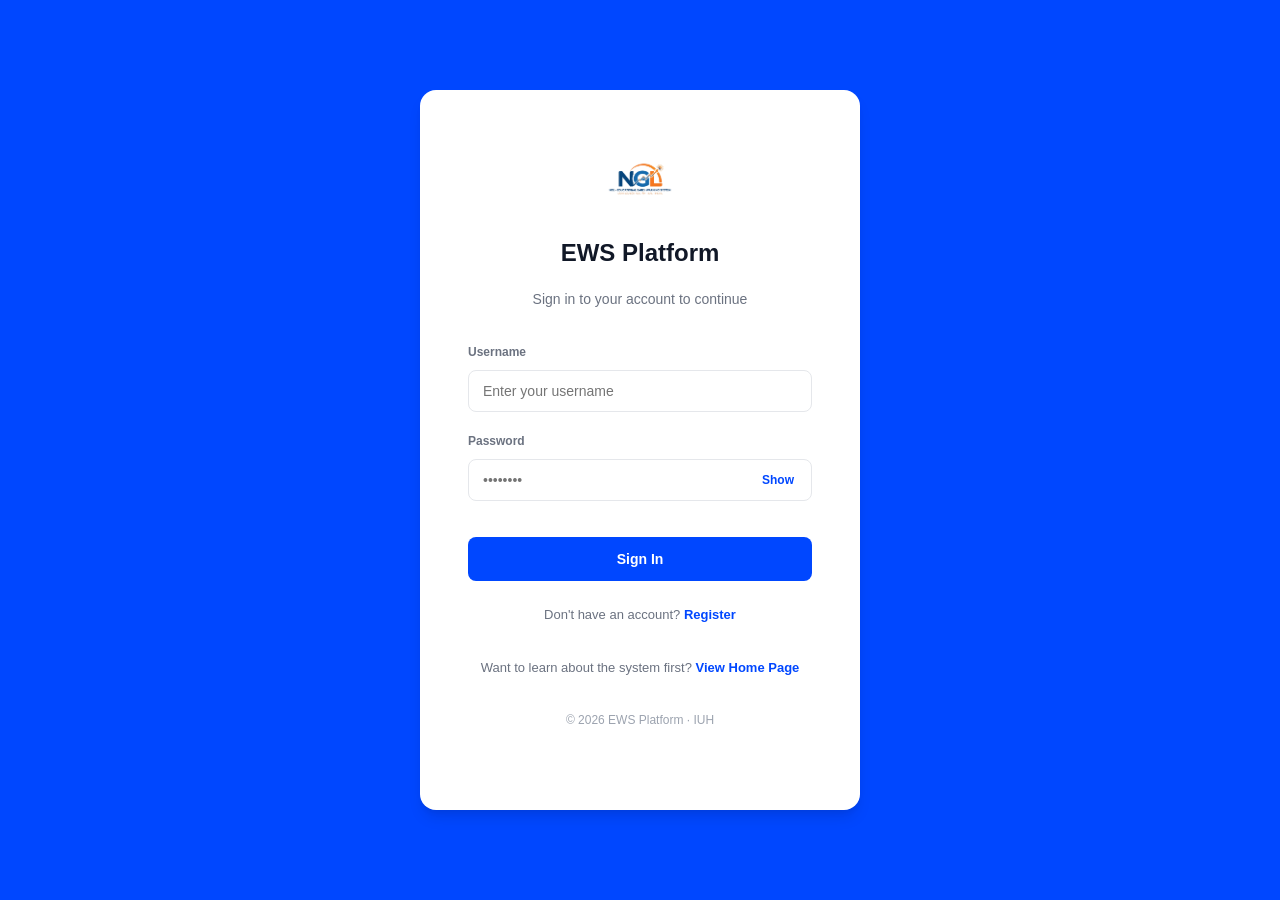
<file: frontend/index.html>
<!DOCTYPE html>
<html lang="en">
<head>
  <meta charset="UTF-8"/>
  <meta name="viewport" content="width=device-width, initial-scale=1.0"/>
  <title>Login — EWS Platform</title>
  <link rel="icon" type="image/png" href="img/logo.png"/>
  <link rel="stylesheet" href="css/style.css"/>
</head>
<body>

<div class="login-page">
  <div class="login-card">
    <div class="auth-brand">
      <img src="img/logo.png" alt="EWS Platform logo" class="auth-brand-logo"/>
      <h1>EWS Platform</h1>
    </div>
    <p>Sign in to your account to continue</p>

    <form id="loginForm">
      <div class="form-group">
        <label class="form-label">Username</label>
        <input id="username" type="text" class="form-control" placeholder="Enter your username" required/>
      </div>

      <div class="form-group">
        <label class="form-label">Password</label>
        <div class="password-field">
          <input id="password" type="password" class="form-control password-input" placeholder="••••••••" required/>
          <button type="button" class="password-toggle" data-target="password">Show</button>
        </div>
      </div>

      <div id="loginError" class="login-error"></div>

      <button type="submit" class="btn btn-primary" id="loginBtn" style="width:100%; padding:14px; margin-top:16px;">Sign In</button>
    </form>

    <p style="text-align:center; font-size:13px; color:var(--text-secondary); margin-top:24px;">
      Don't have an account? <a href="register.html" style="font-weight:700">Register</a>
    </p>
    <p style="text-align:center; font-size:13px; color:var(--text-secondary); margin-top:10px;">
      Want to learn about the system first? <a href="home.html" style="font-weight:700">View Home Page</a>
    </p>

    <p style="text-align:center; font-size:12px; color:var(--text-muted); margin-top:16px;">
      © 2026 EWS Platform · IUH
    </p>
  </div>
</div>

<script src="js/api.js"></script>
<script>
  document.querySelectorAll('.password-toggle').forEach((btn) => {
    btn.addEventListener('click', () => {
      const input = document.getElementById(btn.dataset.target);
      const isHidden = input.type === 'password';
      input.type = isHidden ? 'text' : 'password';
      btn.textContent = isHidden ? 'Hide' : 'Show';
    });
  });

  if (api.isLoggedIn()) redirectByRole(api.getUser());

  function redirectByRole(user) {
    if (!user) return;
    const map = { admin: 'admin.html', teacher: 'teacher.html', student: 'student.html' };
    window.location.href = map[user.vai_tro] || 'admin.html';
  }

  document.getElementById('loginForm').addEventListener('submit', async (e) => {
    e.preventDefault();
    const btn = document.getElementById('loginBtn');
    const errBox = document.getElementById('loginError');

    const username = document.getElementById('username').value.trim();
    const password = document.getElementById('password').value;

    btn.disabled = true;
    btn.textContent = 'Signing in...';
    errBox.style.display = 'none';

    const result = await api.login(username, password);

    if (result.ok) {
      btn.textContent = 'Success!';
      setTimeout(() => redirectByRole(result.user), 400);
    } else {
      errBox.textContent = 'Error: ' + result.msg;
      errBox.style.display = 'block';
      btn.disabled = false;
      btn.textContent = 'Sign In';
    }
  });
</script>
</body>
</html>
</file>
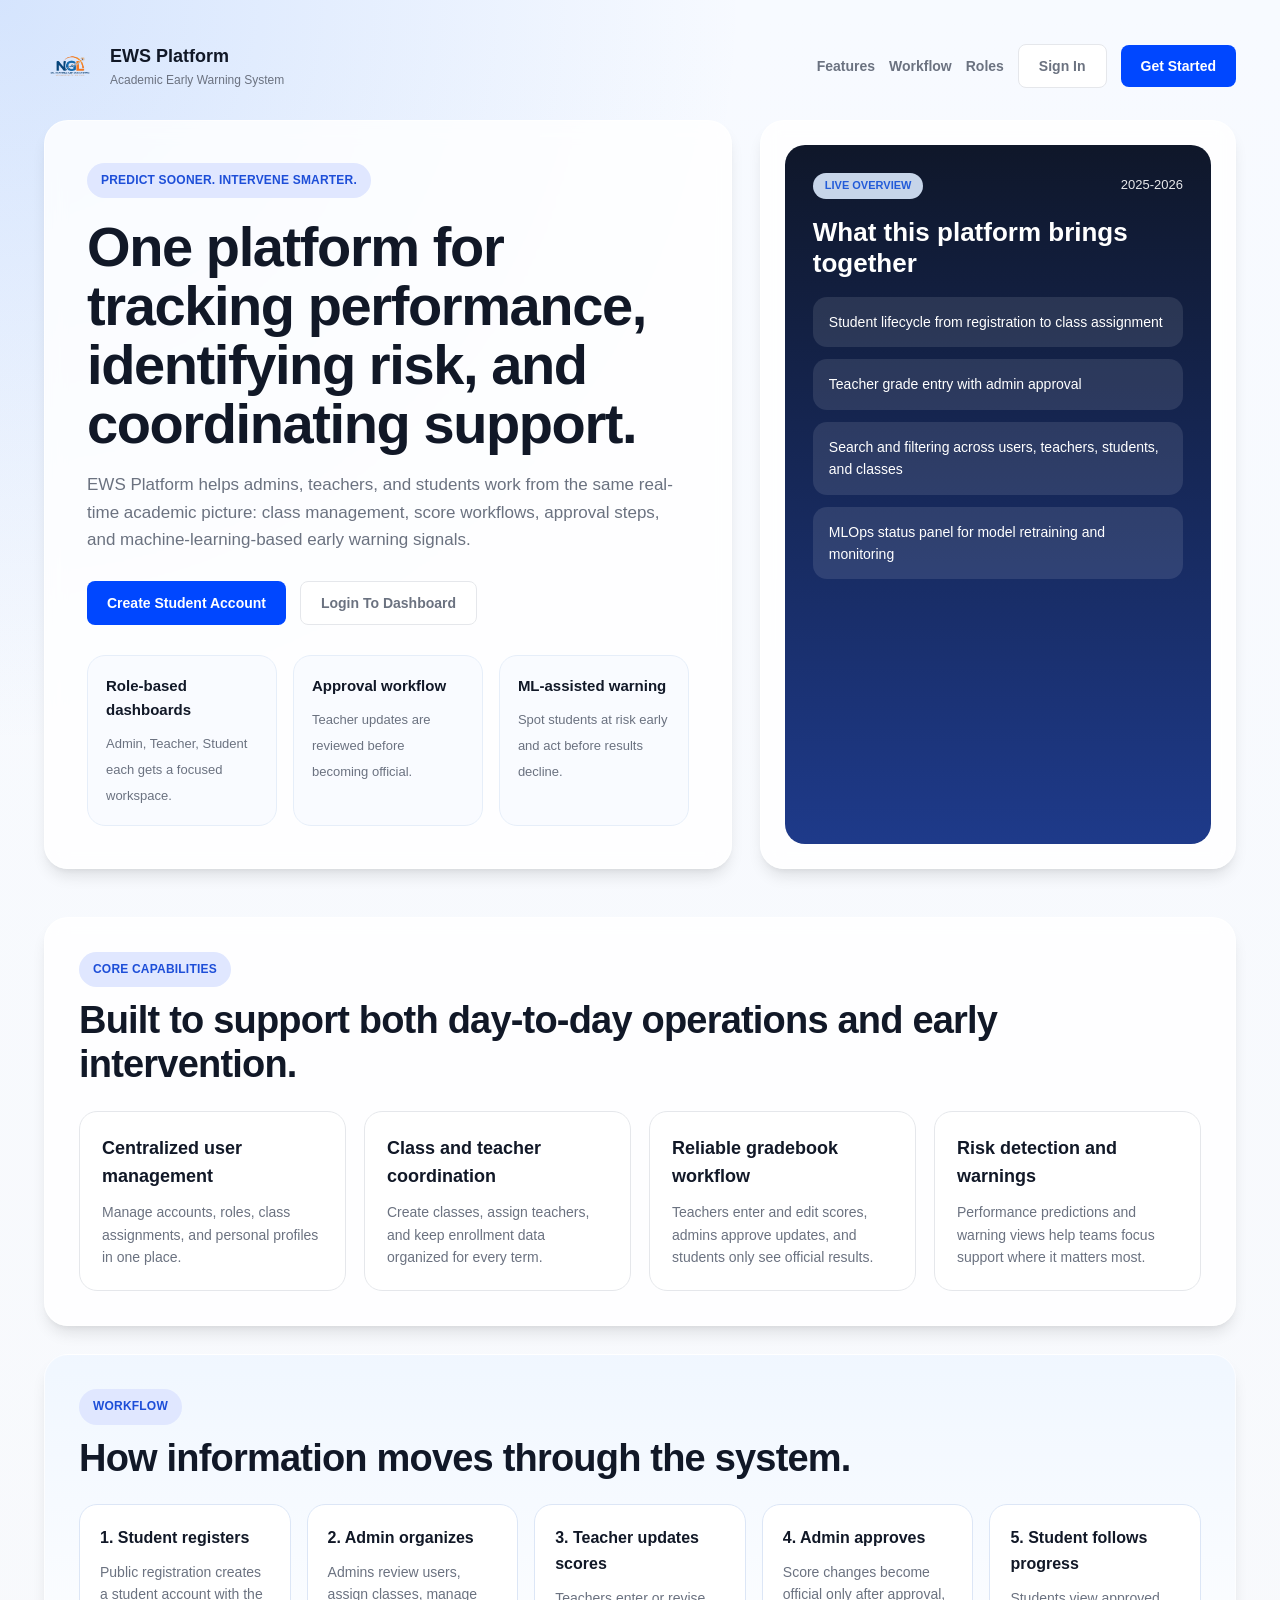
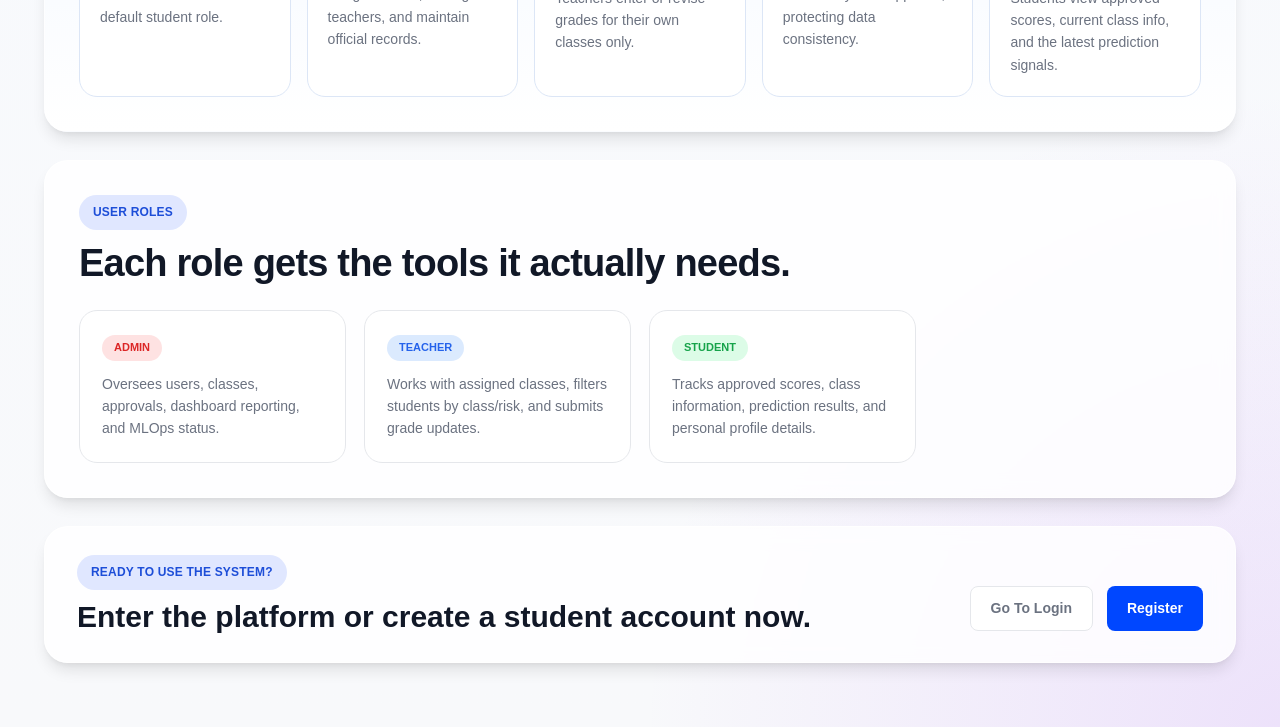
<file: frontend/home.html>
<!DOCTYPE html>
<html lang="en">
<head>
  <meta charset="UTF-8"/>
  <meta name="viewport" content="width=device-width, initial-scale=1.0"/>
  <title>EWS Platform — Early Warning System</title>
  <link rel="icon" type="image/png" href="img/logo.png"/>
  <link rel="stylesheet" href="css/style.css"/>
</head>
<body class="landing-body">

<div class="landing-shell">
  <header class="landing-header">
    <a href="/" class="landing-brand">
      <img src="img/logo.png" alt="EWS Platform logo" class="landing-brand-logo"/>
      <div>
        <strong>EWS Platform</strong>
        <span>Academic Early Warning System</span>
      </div>
    </a>
    <nav class="landing-nav">
      <a href="#features">Features</a>
      <a href="#workflow">Workflow</a>
      <a href="#roles">Roles</a>
      <a href="index.html" class="btn btn-outline">Sign In</a>
      <a href="register.html" class="btn btn-primary">Get Started</a>
    </nav>
  </header>

  <main>
    <section class="landing-hero">
      <div class="landing-hero-copy">
        <span class="landing-kicker">Predict sooner. Intervene smarter.</span>
        <h1>One platform for tracking performance, identifying risk, and coordinating support.</h1>
        <p>
          EWS Platform helps admins, teachers, and students work from the same real-time academic picture:
          class management, score workflows, approval steps, and machine-learning-based early warning signals.
        </p>
        <div class="landing-actions">
          <a href="register.html" class="btn btn-primary">Create Student Account</a>
          <a href="index.html" class="btn btn-outline">Login To Dashboard</a>
        </div>
        <div class="landing-highlights">
          <div class="landing-highlight-card">
            <strong>Role-based dashboards</strong>
            <span>Admin, Teacher, Student each gets a focused workspace.</span>
          </div>
          <div class="landing-highlight-card">
            <strong>Approval workflow</strong>
            <span>Teacher updates are reviewed before becoming official.</span>
          </div>
          <div class="landing-highlight-card">
            <strong>ML-assisted warning</strong>
            <span>Spot students at risk early and act before results decline.</span>
          </div>
        </div>
      </div>
      <div class="landing-hero-panel">
        <div class="landing-preview-card">
          <div class="landing-preview-top">
            <span class="badge badge-blue">Live Overview</span>
            <span>2025-2026</span>
          </div>
          <h2>What this platform brings together</h2>
          <ul class="landing-preview-list">
            <li>Student lifecycle from registration to class assignment</li>
            <li>Teacher grade entry with admin approval</li>
            <li>Search and filtering across users, teachers, students, and classes</li>
            <li>MLOps status panel for model retraining and monitoring</li>
          </ul>
        </div>
      </div>
    </section>

    <section id="features" class="landing-section">
      <div class="landing-section-heading">
        <span class="landing-kicker">Core Capabilities</span>
        <h2>Built to support both day-to-day operations and early intervention.</h2>
      </div>
      <div class="landing-feature-grid">
        <article class="landing-feature-card">
          <h3>Centralized user management</h3>
          <p>Manage accounts, roles, class assignments, and personal profiles in one place.</p>
        </article>
        <article class="landing-feature-card">
          <h3>Class and teacher coordination</h3>
          <p>Create classes, assign teachers, and keep enrollment data organized for every term.</p>
        </article>
        <article class="landing-feature-card">
          <h3>Reliable gradebook workflow</h3>
          <p>Teachers enter and edit scores, admins approve updates, and students only see official results.</p>
        </article>
        <article class="landing-feature-card">
          <h3>Risk detection and warnings</h3>
          <p>Performance predictions and warning views help teams focus support where it matters most.</p>
        </article>
      </div>
    </section>

    <section id="workflow" class="landing-section landing-section-alt">
      <div class="landing-section-heading">
        <span class="landing-kicker">Workflow</span>
        <h2>How information moves through the system.</h2>
      </div>
      <div class="landing-timeline">
        <div class="landing-step">
          <strong>1. Student registers</strong>
          <p>Public registration creates a student account with the default student role.</p>
        </div>
        <div class="landing-step">
          <strong>2. Admin organizes</strong>
          <p>Admins review users, assign classes, manage teachers, and maintain official records.</p>
        </div>
        <div class="landing-step">
          <strong>3. Teacher updates scores</strong>
          <p>Teachers enter or revise grades for their own classes only.</p>
        </div>
        <div class="landing-step">
          <strong>4. Admin approves</strong>
          <p>Score changes become official only after approval, protecting data consistency.</p>
        </div>
        <div class="landing-step">
          <strong>5. Student follows progress</strong>
          <p>Students view approved scores, current class info, and the latest prediction signals.</p>
        </div>
      </div>
    </section>

    <section id="roles" class="landing-section">
      <div class="landing-section-heading">
        <span class="landing-kicker">User Roles</span>
        <h2>Each role gets the tools it actually needs.</h2>
      </div>
      <div class="landing-role-grid">
        <div class="landing-role-card">
          <span class="badge badge-red">Admin</span>
          <p>Oversees users, classes, approvals, dashboard reporting, and MLOps status.</p>
        </div>
        <div class="landing-role-card">
          <span class="badge badge-blue">Teacher</span>
          <p>Works with assigned classes, filters students by class/risk, and submits grade updates.</p>
        </div>
        <div class="landing-role-card">
          <span class="badge badge-green">Student</span>
          <p>Tracks approved scores, class information, prediction results, and personal profile details.</p>
        </div>
      </div>
    </section>

    <section class="landing-cta">
      <div>
        <span class="landing-kicker">Ready to use the system?</span>
        <h2>Enter the platform or create a student account now.</h2>
      </div>
      <div class="landing-actions">
        <a href="index.html" class="btn btn-outline">Go To Login</a>
        <a href="register.html" class="btn btn-primary">Register</a>
      </div>
    </section>
  </main>
</div>

<script src="js/api.js"></script>
<script>
  if (api.isLoggedIn()) {
    const user = api.getUser();
    const map = { admin: 'admin.html', teacher: 'teacher.html', student: 'student.html' };
    const currentTarget = map[user?.vai_tro];
    if (currentTarget) {
      const dashboardLink = document.createElement('a');
      dashboardLink.href = currentTarget;
      dashboardLink.className = 'btn btn-primary';
      dashboardLink.textContent = 'Continue To Dashboard';
      document.querySelector('.landing-actions')?.prepend(dashboardLink);
    }
  }
</script>
</body>
</html>
</file>
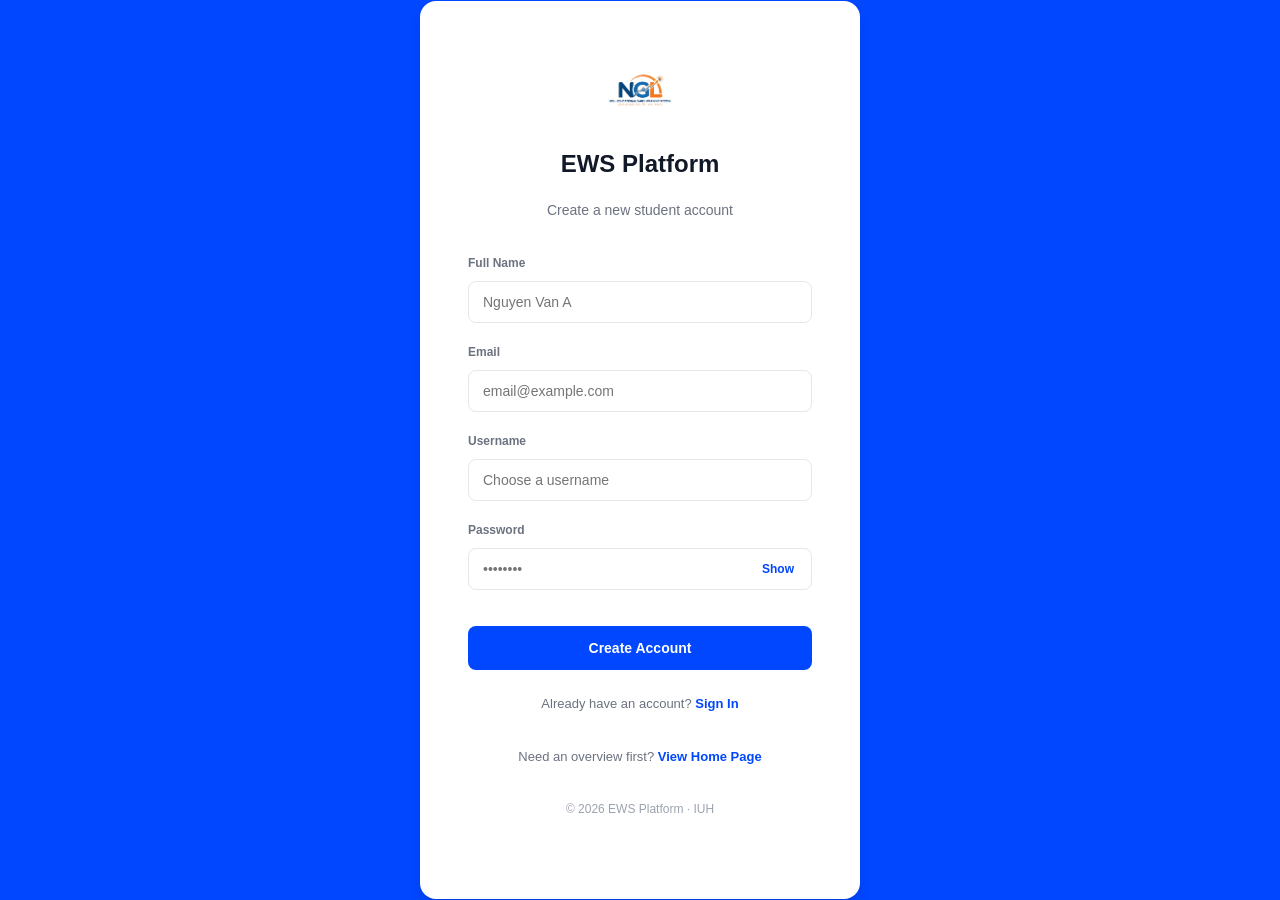
<file: frontend/register.html>
<!DOCTYPE html>
<html lang="en">
<head>
  <meta charset="UTF-8"/>
  <meta name="viewport" content="width=device-width, initial-scale=1.0"/>
  <title>Register — EWS Platform</title>
  <link rel="icon" type="image/png" href="img/logo.png"/>
  <link rel="stylesheet" href="css/style.css"/>
</head>
<body>

<div class="login-page">
  <div class="login-card">
    <div class="auth-brand">
      <img src="img/logo.png" alt="EWS Platform logo" class="auth-brand-logo"/>
      <h1>EWS Platform</h1>
    </div>
    <p>Create a new student account</p>

    <form id="registerForm">
      <div class="form-group">
        <label class="form-label">Full Name</label>
        <input id="ho_ten" type="text" class="form-control" placeholder="Nguyen Van A" required/>
      </div>

      <div class="form-group">
        <label class="form-label">Email</label>
        <input id="email" type="email" class="form-control" placeholder="email@example.com" required/>
      </div>

      <div class="form-group">
        <label class="form-label">Username</label>
        <input id="username" type="text" class="form-control" placeholder="Choose a username" required/>
      </div>

      <div class="form-group">
        <label class="form-label">Password</label>
        <div class="password-field">
          <input id="password" type="password" class="form-control password-input" placeholder="••••••••" required minlength="6"/>
          <button type="button" class="password-toggle" data-target="password">Show</button>
        </div>
      </div>

      <div id="registerError" class="login-error"></div>

      <button type="submit" class="btn btn-primary" id="registerBtn" style="width:100%; padding:14px; margin-top:16px;">Create Account</button>
    </form>

    <p style="text-align:center; font-size:13px; color:var(--text-secondary); margin-top:24px;">
      Already have an account? <a href="index.html" style="font-weight:700">Sign In</a>
    </p>
    <p style="text-align:center; font-size:13px; color:var(--text-secondary); margin-top:10px;">
      Need an overview first? <a href="home.html" style="font-weight:700">View Home Page</a>
    </p>

    <p style="text-align:center; font-size:12px; color:var(--text-muted); margin-top:16px;">
      © 2026 EWS Platform · IUH
    </p>
  </div>
</div>

<script src="js/api.js"></script>
<script>
  document.querySelectorAll('.password-toggle').forEach((btn) => {
    btn.addEventListener('click', () => {
      const input = document.getElementById(btn.dataset.target);
      const isHidden = input.type === 'password';
      input.type = isHidden ? 'text' : 'password';
      btn.textContent = isHidden ? 'Hide' : 'Show';
    });
  });

  if (api.isLoggedIn()) {
    const u = api.getUser();
    const map = { admin: 'admin.html', teacher: 'teacher.html', student: 'student.html' };
    window.location.href = map[u.vai_tro] || 'index.html';
  }

  document.getElementById('registerForm').addEventListener('submit', async (e) => {
    e.preventDefault();
    const btn = document.getElementById('registerBtn');
    const errBox = document.getElementById('registerError');

    const ho_ten   = document.getElementById('ho_ten').value.trim();
    const email    = document.getElementById('email').value.trim();
    const username = document.getElementById('username').value.trim();
    const password = document.getElementById('password').value;

    btn.disabled = true;
    btn.textContent = 'Creating account...';
    errBox.style.display = 'none';

    try {
      const resp = await fetch('/api/auth/public-register/', {
        method: 'POST',
        headers: { 'Content-Type': 'application/json' },
        body: JSON.stringify({ ho_ten, email, username, password }),
      });

      const data = await resp.json();

      if (resp.ok) {
        localStorage.setItem('ews_access',  data.access);
        localStorage.setItem('ews_refresh', data.refresh);
        localStorage.setItem('ews_user',    JSON.stringify(data.user));
        btn.textContent = 'Success!';
        setTimeout(() => { window.location.href = 'student.html'; }, 500);
      } else {
        const msg = Object.values(data).flat().join(', ') || 'Registration failed';
        errBox.textContent = msg;
        errBox.style.display = 'block';
        btn.disabled = false;
        btn.textContent = 'Create Account';
      }
    } catch (err) {
      errBox.textContent = 'Network error. Please try again.';
      errBox.style.display = 'block';
      btn.disabled = false;
      btn.textContent = 'Create Account';
    }
  });
</script>
</body>
</html>
</file>
<file: frontend/css/style.css>
/* ============================================================
   Early Warning System — Light/Modern UI
   Inspired by EWS Platform Dashboard
   ============================================================ */

/* ── Variables ── */
:root {
  --primary:       #0047FF; /* Sidebar Blue */
  --primary-light: #3B82F6;
  --bg-main:       #F8F9FB;
  --bg-sidebar:    #0047FF;
  --bg-card:       #FFFFFF;
  --border:        #E5E7EB;
  --text-main:     #111827;
  --text-secondary:#6B7280;
  --text-muted:    #9CA3AF;
  
  --success:       #22C55E;
  --warning:       #F59E0B;
  --danger:        #EF4444;
  --purple:        #A855F7;
  --pink:          #EC4899;
  --cyan:          #06B6D4;

  --sidebar-w: 240px;
  --topbar-h: 70px;
  --radius: 12px;
  --radius-sm: 8px;
  --shadow: 0 1px 3px 0 rgba(0, 0, 0, 0.1), 0 1px 2px 0 rgba(0, 0, 0, 0.06);
  --shadow-lg: 0 10px 15px -3px rgba(0, 0, 0, 0.1), 0 4px 6px -2px rgba(0, 0, 0, 0.05);
}

/* ── Reset ── */
*, *::before, *::after { box-sizing: border-box; margin: 0; padding: 0; }
html { scroll-behavior: smooth; }
body {
  font-family: 'Inter', -apple-system, BlinkMacSystemFont, "Segoe UI", Roboto, Helvetica, Arial, sans-serif;
  background: var(--bg-main);
  color: var(--text-main);
  line-height: 1.6;
  min-height: 100vh;
}
a { color: var(--primary); text-decoration: none; }
img { max-width: 100%; }
ul { list-style: none; }

/* ── Scrollbar ── */
::-webkit-scrollbar { width: 6px; }
::-webkit-scrollbar-track { background: var(--bg-main); }
::-webkit-scrollbar-thumb { background: var(--text-muted); border-radius: 3px; }

/* ============================================================
   LAYOUT
   ============================================================ */

.app-layout {
  display: flex;
  min-height: 100vh;
}

/* ── Sidebar ── */
.sidebar {
  width: var(--sidebar-w);
  background: var(--bg-sidebar);
  color: #FFFFFF;
  display: flex;
  flex-direction: column;
  position: fixed;
  top: 0; left: 0;
  height: 100vh;
  z-index: 100;
  transition: transform .3s ease;
}

.sidebar-logo {
  padding: 30px 24px;
  display: flex;
  align-items: center;
  gap: 14px;
}
.sidebar-logo h2 {
  font-size: 18px;
  font-weight: 800;
  letter-spacing: -0.5px;
}
.sidebar-logo span {
  font-size: 11px;
  opacity: 0.7;
  display: block;
}
.sidebar-logo-image {
  width: 48px;
  height: 48px;
  object-fit: contain;
  border-radius: 12px;
  background: rgba(255, 255, 255, 0.12);
  padding: 6px;
}
.sidebar-logo-text {
  min-width: 0;
}

.sidebar-nav {
  flex: 1;
  padding: 10px 0;
}
.nav-label {
  font-size: 10px;
  font-weight: 700;
  text-transform: uppercase;
  letter-spacing: 1px;
  padding: 20px 24px 8px;
  opacity: 0.5;
}
.nav-item {
  display: flex;
  align-items: center;
  gap: 12px;
  padding: 12px 24px;
  font-size: 14px;
  font-weight: 500;
  color: rgba(255, 255, 255, 0.7);
  cursor: pointer;
  transition: all .2s;
  user-select: none;
}
.nav-item:hover {
  color: #FFFFFF;
  background: rgba(255, 255, 255, 0.1);
}
.nav-item.active {
  background: #FFFFFF;
  color: var(--primary);
  font-weight: 700;
  border-radius: 0 30px 30px 0;
  margin-right: 20px;
}
.nav-item .icon { font-size: 18px; width: 24px; text-align: center; }

.sidebar-footer {
  padding: 20px 24px;
  border-top: 1px solid rgba(255, 255, 255, 0.1);
}
.sidebar-user-mini {
  display: flex;
  align-items: center;
  gap: 12px;
  margin-top: 10px;
}
.user-avatar-mini {
  width: 32px; height: 32px;
  border-radius: 50%;
  background: #FFFFFF;
  color: var(--primary);
  display: flex; align-items: center; justify-content: center;
  font-size: 14px; font-weight: 700;
}
.user-info-mini .name { font-size: 13px; font-weight: 600; }
.user-info-mini .status { font-size: 10px; opacity: 0.7; }

.btn-logout {
  width: 100%;
  padding: 8px;
  background: rgba(255, 255, 255, 0.2);
  border: none;
  border-radius: 6px;
  color: #fff;
  font-size: 12px;
  cursor: pointer;
  margin-top: 10px;
}

/* ── Main Content ── */
.main-content {
  margin-left: var(--sidebar-w);
  flex: 1;
  display: flex;
  flex-direction: column;
}

.topbar {
  height: var(--topbar-h);
  padding: 0 40px;
  background: #FFFFFF;
  border-bottom: 1px solid var(--border);
  display: flex;
  align-items: center;
  justify-content: space-between;
  position: sticky; top: 0; z-index: 50;
}
.topbar-search {
  flex: 1;
  max-width: 400px;
  position: relative;
}
.topbar-search .icon {
  position: absolute; left: 12px; top: 50%; transform: translateY(-50%);
  color: var(--text-muted); font-size: 14px;
}
.topbar-search input {
  width: 100%;
  padding: 10px 10px 10px 36px;
  border: none;
  background: #F9FAFB;
  border-radius: 8px;
  font-size: 14px;
  outline: none;
}
.topbar-actions {
  display: flex;
  align-items: center;
  gap: 24px;
}
.notif-btn {
  position: relative;
  font-size: 20px;
  cursor: pointer;
  color: var(--text-secondary);
}
.notif-badge {
  position: absolute; top: -2px; right: -2px;
  background: var(--danger); color: #fff;
  font-size: 9px; padding: 2px 4px; border-radius: 10px;
  border: 2px solid #fff;
}
.top-user {
  display: flex;
  align-items: center;
  gap: 12px;
  cursor: pointer;
}
.top-user .name { font-size: 14px; font-weight: 600; color: var(--text-main); }
.top-user .avatar {
  width: 36px; height: 36px;
  border-radius: 50%;
  background: #3B82F6;
  color: #fff;
  display: flex; align-items: center; justify-content: center;
  font-weight: 700;
}

.page-content { padding: 32px 40px; }
.page-header { margin-bottom: 32px; }
.page-header h1 { font-size: 24px; font-weight: 700; color: var(--text-main); }
.page-header p { font-size: 14px; color: var(--text-secondary); margin-top: 4px; }

/* ============================================================
   CARDS
   ============================================================ */

.card {
  background: var(--bg-card);
  border: 1px solid var(--border);
  border-radius: var(--radius);
  padding: 24px;
  box-shadow: var(--shadow);
  margin-bottom: 24px;
}
.card-title {
  font-size: 16px;
  font-weight: 700;
  color: var(--text-main);
  margin-bottom: 20px;
}

/* ── Stats Cards ── */
.stats-grid {
  display: grid;
  grid-template-columns: repeat(auto-fit, minmax(220px, 1fr));
  gap: 24px;
  margin-bottom: 32px;
}
.stat-card {
  background: #FFFFFF;
  border: 1px solid var(--border);
  border-radius: var(--radius);
  padding: 24px;
  display: flex;
  justify-content: space-between;
  align-items: flex-start;
  box-shadow: var(--shadow);
}
.stat-card .label { font-size: 12px; font-weight: 600; color: var(--text-secondary); margin-bottom: 8px; }
.stat-card .value { font-size: 28px; font-weight: 800; color: var(--text-main); }
.stat-icon-wrapper {
  width: 48px; height: 48px;
  border-radius: 12px;
  display: flex; align-items: center; justify-content: center;
  font-size: 24px;
  color: #FFFFFF;
}
.stat-card.blue .stat-icon-wrapper   { background: var(--primary-light); }
.stat-card.purple .stat-icon-wrapper { background: var(--purple); }
.stat-card.pink .stat-icon-wrapper   { background: var(--pink); }
.stat-card.green .stat-icon-wrapper  { background: var(--success); }
.stat-card.red .stat-icon-wrapper    { background: var(--danger); }

/* ── Grid Layouts ── */
.grid-2 { display: grid; grid-template-columns: 1fr 1fr; gap: 24px; margin-bottom: 24px; }
.grid-1-2 { display: grid; grid-template-columns: 1fr 2fr; gap: 24px; margin-bottom: 24px; }

/* ============================================================
   TABLES
   ============================================================ */

.table-wrap { overflow-x: auto; }
table {
  width: 100%;
  border-collapse: collapse;
}
thead th {
  padding: 12px 16px;
  text-align: left;
  font-size: 12px;
  font-weight: 700;
  color: var(--text-secondary);
  border-bottom: 1px solid var(--border);
  background: #FBFCFE;
}
tbody td {
  padding: 16px;
  border-bottom: 1px solid var(--border);
  font-size: 14px;
  color: var(--text-main);
}
tbody tr:last-child td { border-bottom: none; }
tbody tr:hover { background: #F9FAFB; }

/* ============================================================
   BADGES & BUTTONS
   ============================================================ */

.badge {
  display: inline-flex;
  padding: 4px 12px;
  border-radius: 20px;
  font-size: 11px;
  font-weight: 700;
  text-transform: uppercase;
}
.badge-red     { background: #FEE2E2; color: #DC2626; }
.badge-orange  { background: #FEF3C7; color: #D97706; }
.badge-green   { background: #DCFCE7; color: #16A34A; }
.badge-blue    { background: #DBEAFE; color: #2563EB; }
.badge-excellent { background: #F3E8FF; color: #9333EA; }

.btn {
  display: inline-flex; align-items: center; justify-content: center; gap: 8px;
  padding: 10px 20px;
  border-radius: 8px;
  font-size: 14px;
  font-weight: 600;
  cursor: pointer;
  border: none;
  transition: opacity 0.2s;
}
.btn-primary { background: var(--primary); color: #fff; }
.btn-primary:hover { opacity: 0.9; }
.btn-outline { background: #fff; border: 1px solid var(--border); color: var(--text-secondary); }
.btn-outline:hover { background: #F9FAFB; }
.btn-sm { padding: 6px 12px; font-size: 12px; }

/* ============================================================
   ALERTS / NOTIFICATIONS
   ============================================================ */

.alert-at-risk {
  background: #FFF5F5;
  border: 1px solid #FED7D7;
  color: #C53030;
  padding: 16px 20px;
  border-radius: 8px;
  display: flex;
  align-items: center;
  gap: 12px;
  font-size: 14px;
  margin-bottom: 24px;
}
.alert-at-risk .icon { font-size: 18px; }

/* ============================================================
   FORMS
   ============================================================ */

.form-group { margin-bottom: 20px; }
.form-label { display: block; font-size: 12px; font-weight: 700; color: var(--text-secondary); margin-bottom: 8px; }
.form-control {
  width: 100%; padding: 12px 14px; border: 1px solid var(--border); border-radius: 8px;
  font-size: 14px; outline: none; transition: border-color 0.2s;
}
.form-control:focus { border-color: var(--primary); }
.password-field {
  position: relative;
}
.password-input {
  padding-right: 72px;
}
.password-toggle {
  position: absolute;
  top: 50%;
  right: 12px;
  transform: translateY(-50%);
  border: none;
  background: transparent;
  color: var(--primary);
  font-size: 12px;
  font-weight: 700;
  cursor: pointer;
  padding: 4px 6px;
}

.form-grid-2 { display: grid; grid-template-columns: 1fr 1fr; gap: 16px; }
.form-grid-3 { display: grid; grid-template-columns: repeat(3, 1fr); gap: 16px; }

/* ============================================================
   PROGRESS BARS
   ============================================================ */
.progress-list { margin-top: 20px; }
.progress-item { margin-bottom: 16px; }
.progress-info { display: flex; justify-content: space-between; font-size: 12px; margin-bottom: 4px; font-weight: 600; }
.progress-bar-bg { height: 8px; background: #E5E7EB; border-radius: 10px; overflow: hidden; }
.progress-bar-fill { height: 100%; border-radius: 10px; transition: width 0.5s; }
.progress-bar-fill.red    { background: var(--danger); }
.progress-bar-fill.cyan   { background: var(--cyan); }
.progress-bar-fill.green  { background: var(--success); }
.progress-bar-fill.purple { background: var(--purple); }

/* ============================================================
   MODALS
   ============================================================ */
.modal-overlay {
  position: fixed; inset: 0; background: rgba(0,0,0,0.5); z-index: 1000;
  display: none; align-items: center; justify-content: center;
}
.modal-overlay.open { display: flex; }
.modal { background: #fff; border-radius: 12px; padding: 32px; width: 100%; max-width: 600px; box-shadow: var(--shadow-lg); }
.modal-lg { max-width: 800px; }
.modal-header { display: flex; justify-content: space-between; align-items: center; margin-bottom: 24px; }
.modal-header h2 { font-size: 18px; font-weight: 800; }
.modal-close { cursor: pointer; font-size: 20px; color: var(--text-muted); padding: 5px; }
.modal-footer { display: flex; justify-content: flex-end; gap: 12px; margin-top: 24px; padding-top: 20px; border-top: 1px solid var(--border); }

/* ============================================================
   CHARTS
   ============================================================ */
.chart-container { position: relative; width: 100%; height: 280px; }

/* ============================================================
   RESPONSIVE
   ============================================================ */
@media (max-width: 1024px) {
  .sidebar { transform: translateX(-100%); width: 280px; }
  .sidebar.open { transform: translateX(0); }
  .main-content { margin-left: 0; }
  .topbar { padding: 0 20px; }
  .page-content { padding: 24px 20px; }
}

@media (max-width: 768px) {
  .grid-2, .grid-1-2 { grid-template-columns: 1fr; }
  .topbar-search { display: none; }
  .stats-grid { grid-template-columns: 1fr 1fr; }
  .landing-header,
  .landing-cta { flex-direction: column; align-items: flex-start; }
  .landing-hero,
  .landing-feature-grid,
  .landing-role-grid,
  .landing-timeline,
  .landing-highlights { grid-template-columns: 1fr; }
  .landing-hero-copy { padding: 28px; }
  .landing-section { padding: 24px; }
}
@media (max-width: 480px) {
  .stats-grid { grid-template-columns: 1fr; }
  .landing-shell { padding: 18px 14px 40px; }
  .landing-nav { width: 100%; }
  .landing-nav .btn { width: 100%; }
}

/* Auth Pages Styling */
.login-page {
  background: var(--bg-sidebar);
  height: 100vh;
  display: flex; align-items: center; justify-content: center;
}
.login-card {
  background: #fff; padding: 48px; border-radius: 16px; width: 100%; max-width: 440px;
  box-shadow: var(--shadow-lg);
}
.auth-brand {
  display: flex;
  flex-direction: column;
  align-items: center;
  gap: 14px;
  margin-bottom: 8px;
}
.auth-brand-logo {
  width: 82px;
  height: 82px;
  object-fit: contain;
}
.login-card h1 { font-size: 24px; font-weight: 800; margin-bottom: 8px; text-align: center; }
.login-card p { font-size: 14px; color: var(--text-secondary); margin-bottom: 32px; text-align: center; }
.login-error { display: none; background: #FEE2E2; color: #DC2626; padding: 10px 14px; border-radius: 8px; font-size: 13px; margin-top: 12px; }

/* Toast styles */
.toast {
  position: fixed; bottom: 30px; right: 30px; padding: 12px 24px; border-radius: 8px;
  background: #333; color: #fff; font-size: 14px; font-weight: 600; box-shadow: var(--shadow-lg);
  transform: translateY(100px); transition: transform 0.3s ease; z-index: 1100;
}
.toast.show { transform: translateY(0); }
.toast-success { background: var(--success); }
.toast-error { background: var(--danger); }
.toast-info { background: var(--primary); }

.spinner {
  width: 40px; height: 40px; border: 4px solid #f3f3f3; border-top: 4px solid var(--primary);
  border-radius: 50%; animation: spin 1s linear infinite; margin: 40px auto;
}
@keyframes spin { 0% { transform: rotate(0deg); } 100% { transform: rotate(360deg); } }

.section { display: none; }
.section.active { display: block; }

/* Landing Page */
.landing-body {
  background:
    radial-gradient(circle at top left, rgba(59, 130, 246, 0.18), transparent 28%),
    radial-gradient(circle at bottom right, rgba(168, 85, 247, 0.14), transparent 24%),
    linear-gradient(180deg, #F7FAFF 0%, #F8F9FB 100%);
}
.landing-shell {
  max-width: 1240px;
  margin: 0 auto;
  padding: 24px 24px 64px;
}
.landing-header {
  display: flex;
  align-items: center;
  justify-content: space-between;
  gap: 20px;
  padding: 16px 0 28px;
}
.landing-brand {
  display: flex;
  align-items: center;
  gap: 14px;
  color: var(--text-main);
}
.landing-brand-logo {
  width: 52px;
  height: 52px;
  object-fit: contain;
}
.landing-brand strong {
  display: block;
  font-size: 18px;
}
.landing-brand span {
  display: block;
  font-size: 12px;
  color: var(--text-secondary);
}
.landing-nav {
  display: flex;
  align-items: center;
  gap: 14px;
  flex-wrap: wrap;
}
.landing-nav a:not(.btn) {
  color: var(--text-secondary);
  font-weight: 600;
  font-size: 14px;
}
.landing-hero {
  display: grid;
  grid-template-columns: 1.3fr .9fr;
  gap: 28px;
  align-items: stretch;
  margin-bottom: 48px;
}
.landing-hero-copy,
.landing-hero-panel,
.landing-section,
.landing-cta {
  background: rgba(255, 255, 255, 0.82);
  border: 1px solid rgba(255, 255, 255, 0.7);
  backdrop-filter: blur(10px);
  border-radius: 24px;
  box-shadow: var(--shadow-lg);
}
.landing-hero-copy {
  padding: 42px;
}
.landing-kicker {
  display: inline-flex;
  align-items: center;
  gap: 8px;
  padding: 8px 14px;
  border-radius: 999px;
  background: #E0E7FF;
  color: #1D4ED8;
  font-size: 12px;
  font-weight: 800;
  letter-spacing: .2px;
  text-transform: uppercase;
}
.landing-hero-copy h1 {
  font-size: clamp(34px, 5vw, 56px);
  line-height: 1.05;
  letter-spacing: -1.4px;
  margin: 20px 0 18px;
}
.landing-hero-copy p {
  max-width: 720px;
  font-size: 17px;
  color: var(--text-secondary);
}
.landing-actions {
  display: flex;
  flex-wrap: wrap;
  gap: 14px;
  margin-top: 28px;
}
.landing-highlights {
  display: grid;
  grid-template-columns: repeat(3, 1fr);
  gap: 16px;
  margin-top: 30px;
}
.landing-highlight-card {
  padding: 18px;
  border-radius: 18px;
  background: #F9FBFF;
  border: 1px solid #E6EEF9;
}
.landing-highlight-card strong {
  display: block;
  margin-bottom: 8px;
  font-size: 15px;
}
.landing-highlight-card span {
  color: var(--text-secondary);
  font-size: 13px;
}
.landing-hero-panel {
  padding: 24px;
  display: flex;
}
.landing-preview-card {
  width: 100%;
  border-radius: 20px;
  background: linear-gradient(180deg, #0F172A 0%, #1E3A8A 100%);
  color: #fff;
  padding: 28px;
}
.landing-preview-top {
  display: flex;
  justify-content: space-between;
  align-items: center;
  gap: 12px;
  margin-bottom: 18px;
  font-size: 13px;
  opacity: .9;
}
.landing-preview-card h2 {
  font-size: 26px;
  line-height: 1.2;
  margin-bottom: 18px;
}
.landing-preview-list {
  display: grid;
  gap: 12px;
}
.landing-preview-list li {
  padding: 14px 16px;
  border-radius: 14px;
  background: rgba(255, 255, 255, 0.1);
  font-size: 14px;
}
.landing-section {
  padding: 34px;
  margin-bottom: 28px;
}
.landing-section-alt {
  background: linear-gradient(180deg, rgba(239, 246, 255, 0.92) 0%, rgba(255, 255, 255, 0.92) 100%);
}
.landing-section-heading {
  margin-bottom: 24px;
}
.landing-section-heading h2 {
  font-size: clamp(26px, 3vw, 38px);
  line-height: 1.15;
  letter-spacing: -0.8px;
  margin-top: 12px;
}
.landing-feature-grid,
.landing-role-grid {
  display: grid;
  grid-template-columns: repeat(4, 1fr);
  gap: 18px;
}
.landing-feature-card,
.landing-role-card {
  border-radius: 18px;
  border: 1px solid #E5E7EB;
  background: #fff;
  padding: 22px;
}
.landing-feature-card h3 {
  font-size: 18px;
  margin-bottom: 10px;
}
.landing-feature-card p,
.landing-role-card p {
  color: var(--text-secondary);
  font-size: 14px;
}
.landing-timeline {
  display: grid;
  grid-template-columns: repeat(5, 1fr);
  gap: 16px;
}
.landing-step {
  padding: 20px;
  border-radius: 18px;
  background: #fff;
  border: 1px solid #DCE6F6;
}
.landing-step strong {
  display: block;
  margin-bottom: 10px;
}
.landing-step p {
  color: var(--text-secondary);
  font-size: 14px;
}
.landing-role-card .badge {
  margin-bottom: 12px;
}
.landing-cta {
  padding: 28px 32px;
  display: flex;
  align-items: center;
  justify-content: space-between;
  gap: 20px;
}
.landing-cta h2 {
  font-size: 30px;
  line-height: 1.15;
  margin-top: 10px;
}
</file>
